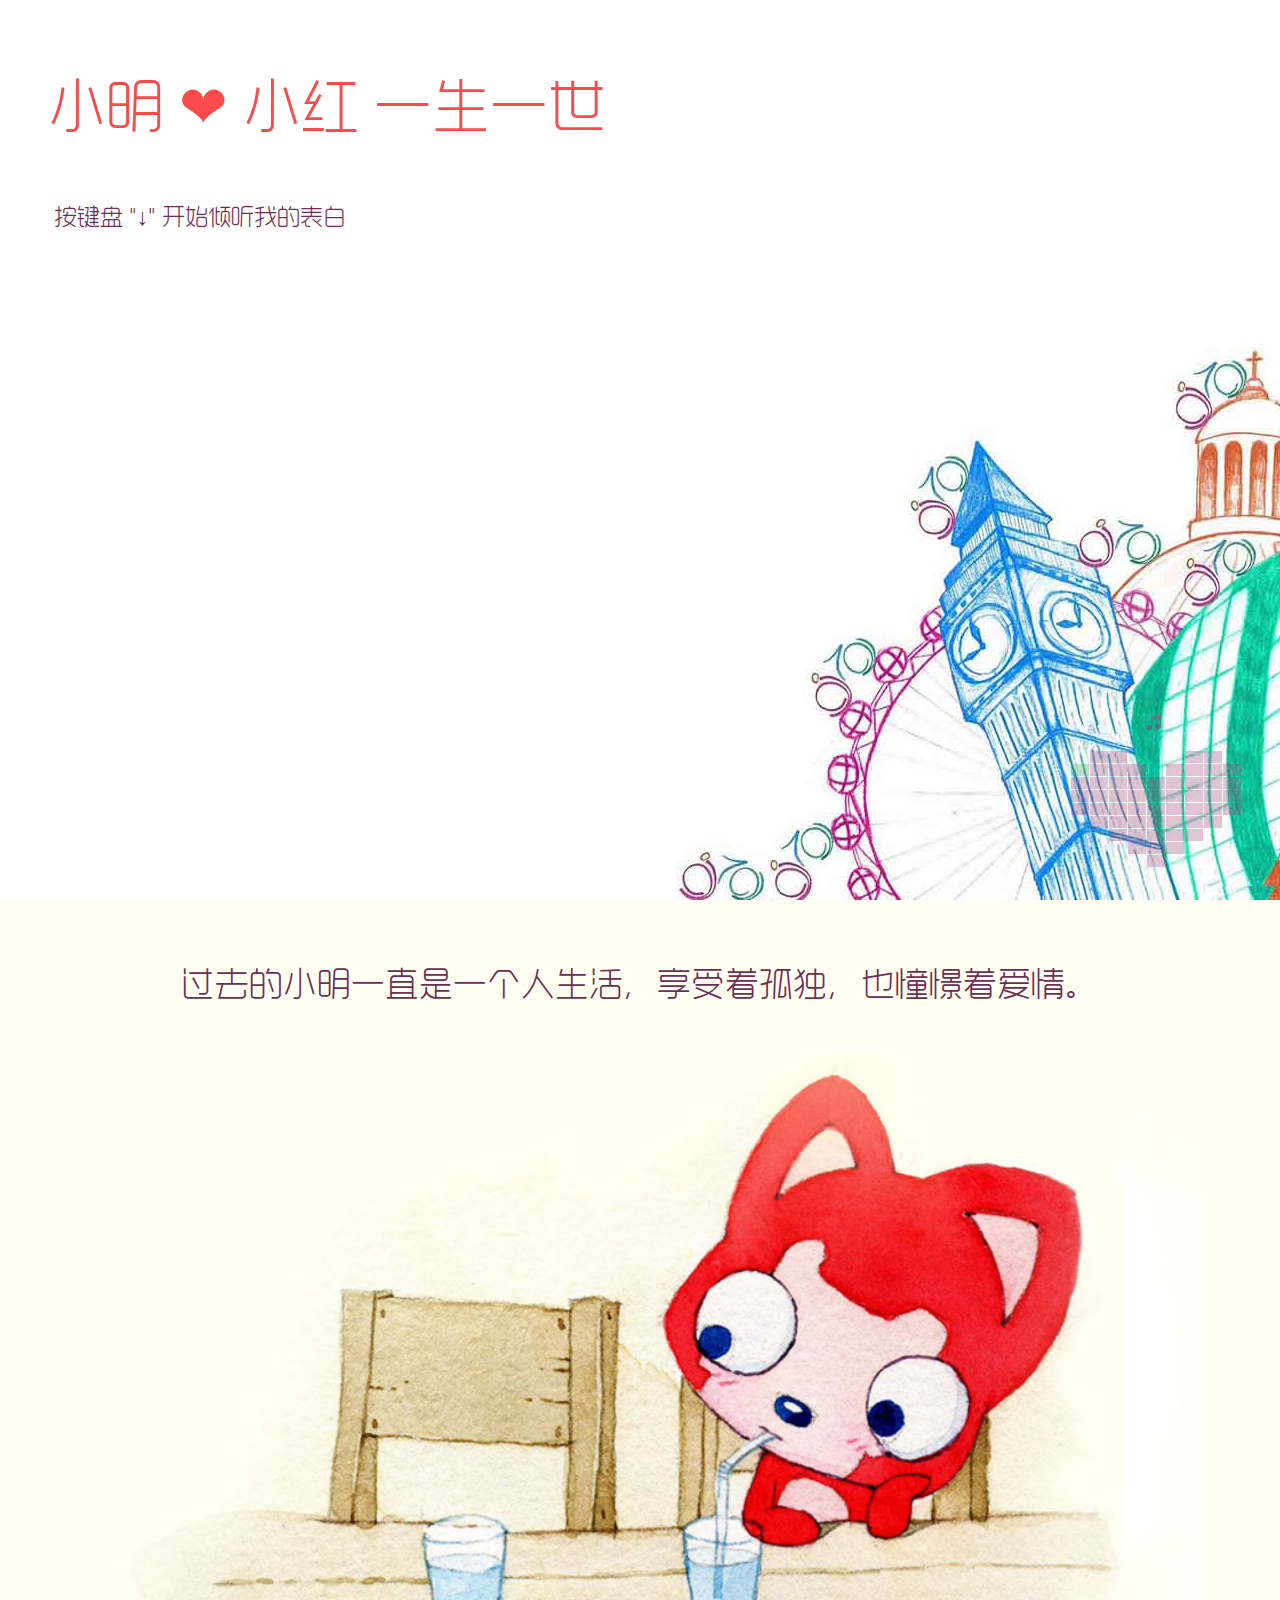
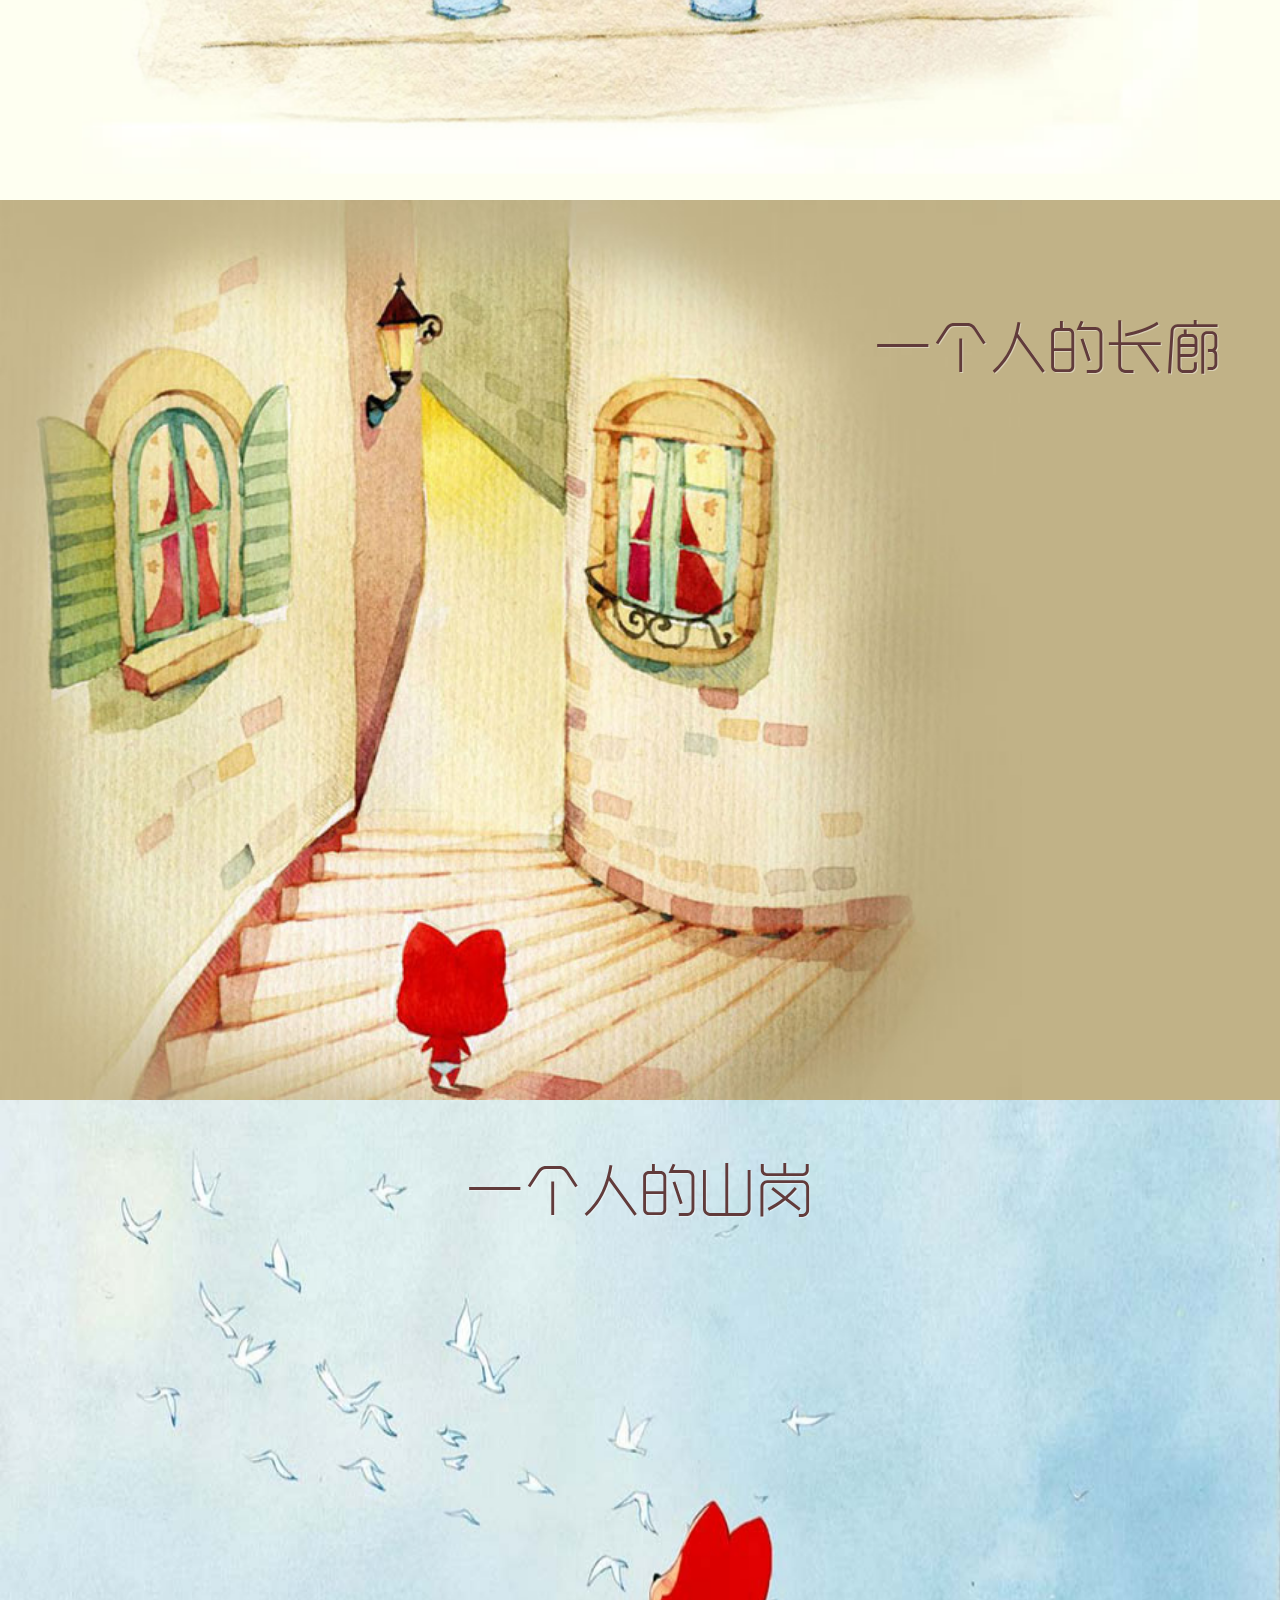
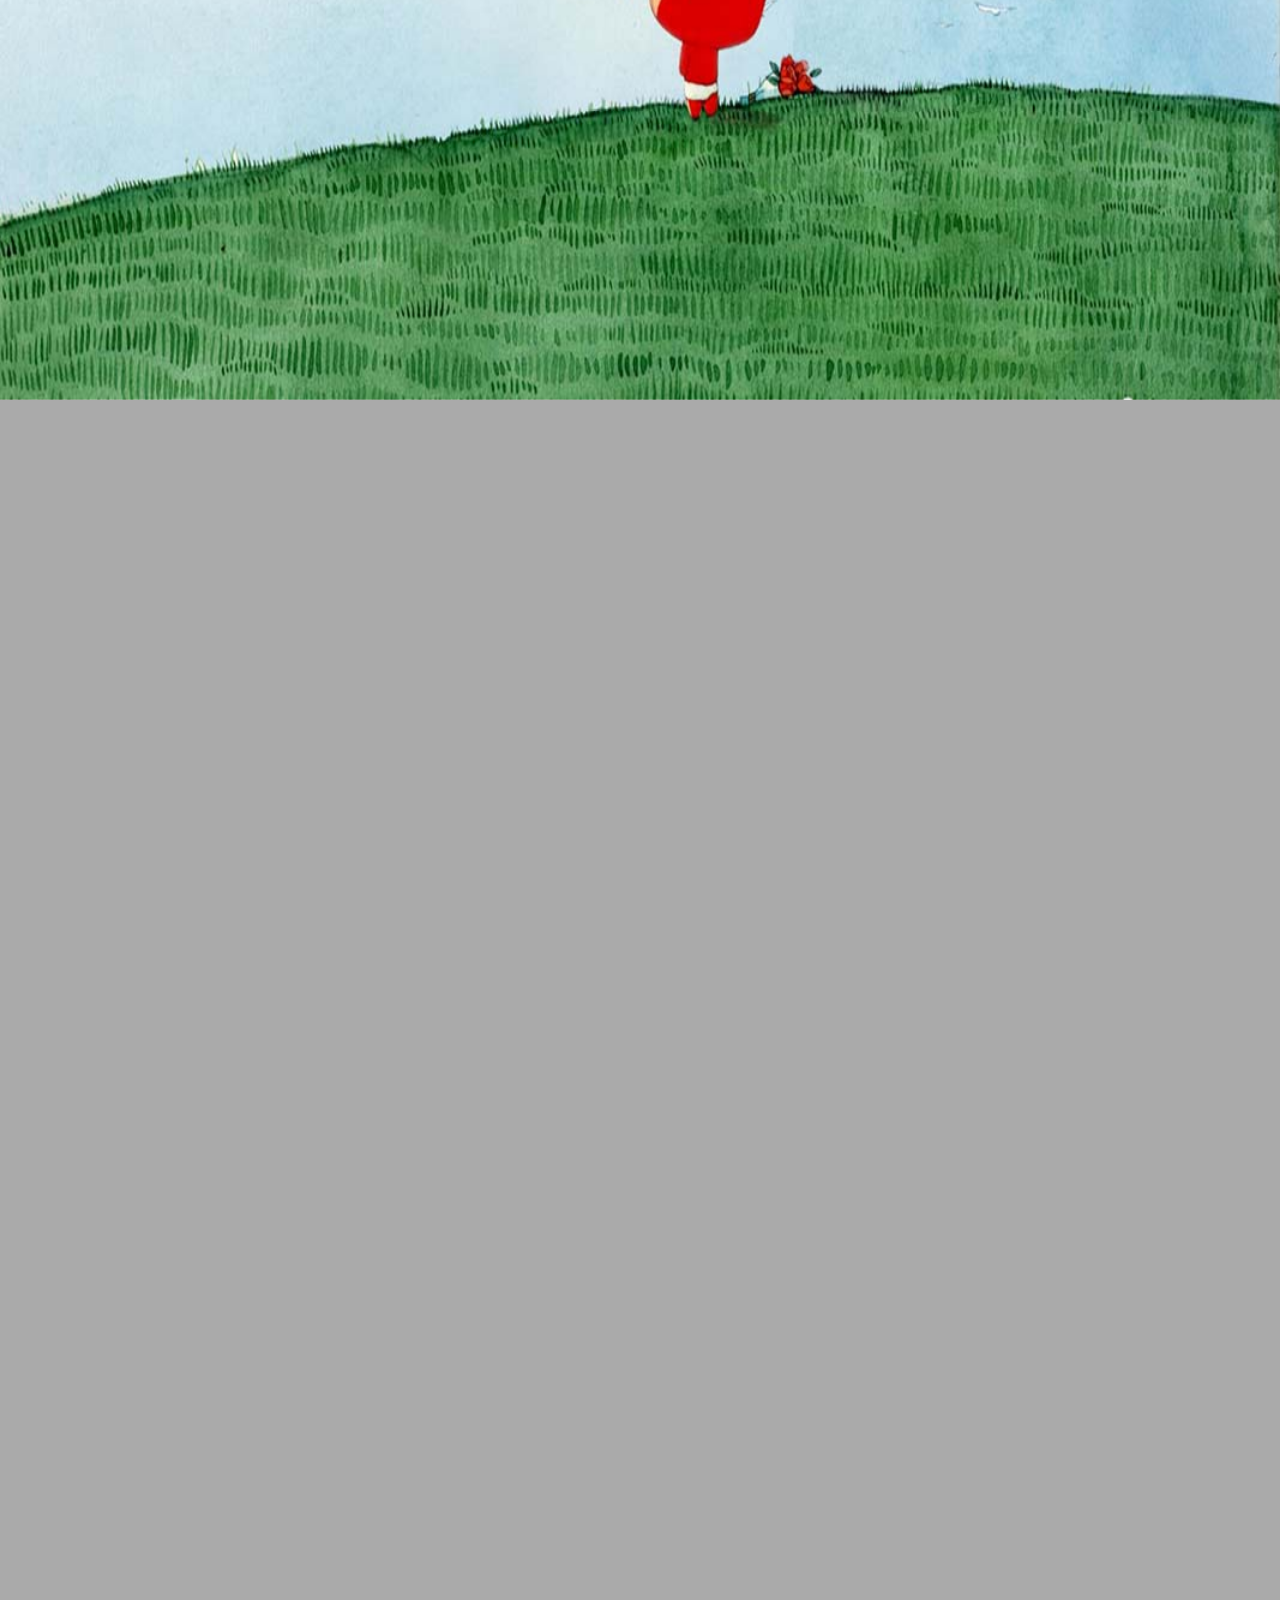
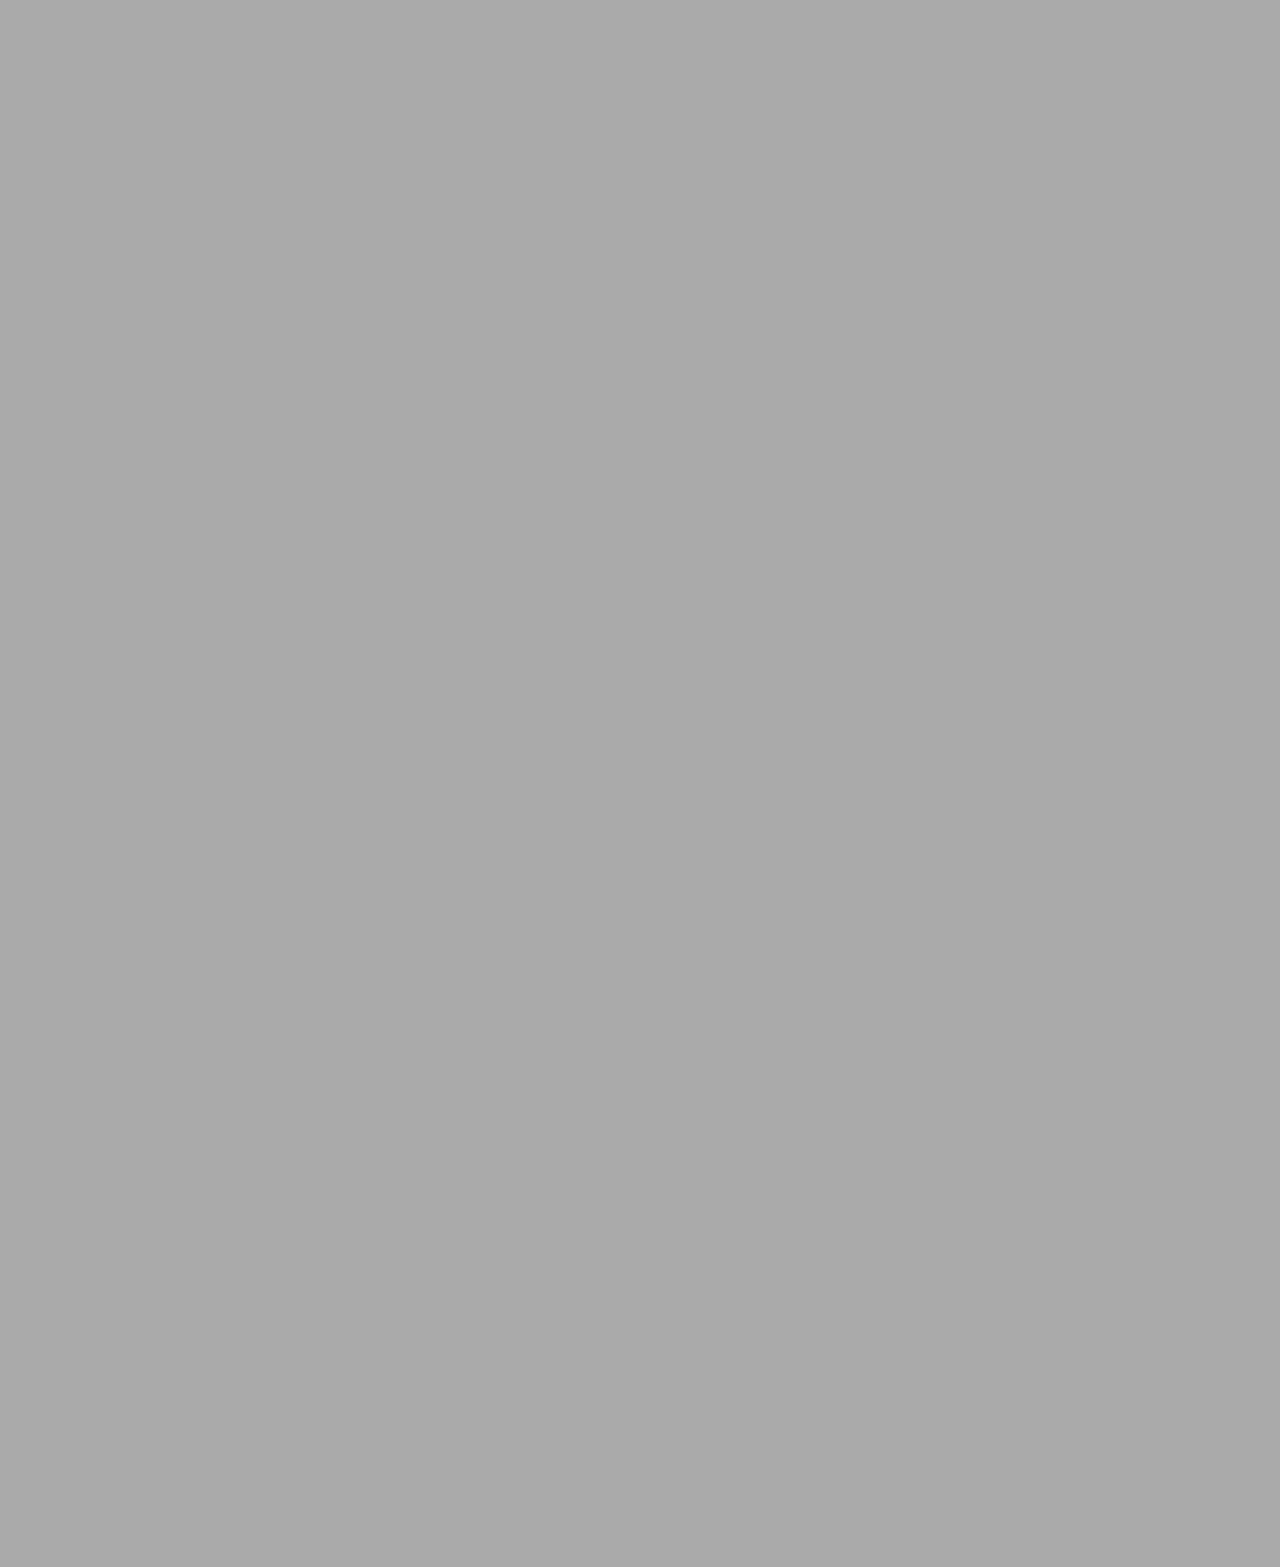
<file: index.htm>
﻿<html><!DOCTYPE HTML>
<!--[if IE 6]>
<html id="ie6" class="ie ie6 lt-ie9">
<![endif]-->
<!--[if IE 7]>
<html id="ie7" class="ie ie7 lt-ie9">
<![endif]-->
<!--[if IE 8]>
<html id="ie8" class="ie ie8 lt-ie9">
<![endif]-->
<!--[if gte IE 9]>
<html class="ie ie9">
<![endif]-->
<!--[if !(IE)]><!-->
<html>
<!--<![endif]-->
<head>
	<meta http-equiv='Pragma' content='no-cache' />
	<meta charset="UTF-8">
	<meta name="viewport" content="width=device-width, minimum-scale=1.0, maximum-scale=1.0, user-scalable=no">
	<meta name="author" content="这是一个小小的">
	<meta name="description" content="">
	<title>有时候，只是一个眼神</title>
	<link rel="stylesheet" href="all.min.css" >
</head>
<body>
	<div class="flowtime">
		<div class="ft-section section-1" data-id="section-1">
			<div id="/section-1/page-1" class="ft-page page-1" data-id="page-1">
				<p class="text1"><span id="text-75" contenteditable="true">小明</span> ❤ <span id="text-76" contenteditable="true">小红</span> <span id="text-77" contenteditable="true">一生一世</span></p>
				<p class="text2">按键盘 "↓" <span id="text-78" contenteditable="true">开始倾听我的表白</span></p>
			</div>
			<div id="/section-1/page-2" class="ft-page page-2" data-id="page-2">
				<p class="top-text" id="text-1" contenteditable="true">过去的小明一直是一个人生活，享受着孤独，也憧憬着爱情。</p>
				<img src="img/iali63.jpg" tppabs="img/iali63.jpg"  alt="过去的小明一直是一个人生活，享受着孤独，也憧憬着爱情。" />
			</div>
			<div id="/section-1/page-3" class="ft-page page-3 left-img" data-id="page-3">
				<h2 class="text" id="text-2" contenteditable="true">一个人的长廊</h2>
				<img src="img/iali35.jpg" tppabs="img/iali35.jpg"  alt="一个人的长廊"/>
			</div>
			<div id="/section-1/page-4" class="ft-page page-4 full-img" data-id="page-4">
				<h2 class="center-text" id="text-3" contenteditable="true">一个人的山岗</h2>
				<img src="img/iali6.jpg" tppabs="img/iali6.jpg"  alt="一个人的山岗" />
			</div>
		</div>
		<div class="ft-section section-2" data-id="section-2">
			<div id="/section-2/page-1" class="ft-page page-5 full-img" data-id="page-1">
				<h2 class="center-text" id="text-4" contenteditable="true">一个人的地铁</h2>
				<img src="img/iali19.jpg" tppabs="img/iali19.jpg"  alt="一个人的山岗" />
			</div>
			<div id="/section-2/page-2" class="ft-page page-6" data-id="page-2">
				<h2 class="center-text" id="text-5" contenteditable="true">一个人的游乐场</h2>
				<img src="img/iali29.jpg" tppabs="img/iali29.jpg" alt="一个人的游乐场"/>
			</div>
			<div id="/section-2/page-3" class="ft-page page-7" data-id="page-3">
				<h3 id="text-6" contenteditable="true">但他依然乐观，微笑着，等待着</h3>
				<img src="img/iali60.jpg" tppabs="img/iali60.jpg"  alt="但他依然乐观，微笑着，等待着"/>
			</div>
			<div id="/section-2/page-4" class="ft-page page-8 full-img" data-id="page-4">
				<h3 id="text-7" contenteditable="true">生活难免有风风雨雨</h3>
				<img src="img/iali51.jpg" tppabs="img/iali51.jpg" alt="生活难免有风风雨雨" />
			</div>
			<div id="/section-2/page-5" class="ft-page page-9" data-id="page-5">
				<h3 id="text-8" contenteditable="true">他总是能够轻松的应对</h3>
				<img src="img/iali5.jpg" tppabs="img/iali5.jpg" />
			</div>
			<div id="/section-2/page-6" class="ft-page page-10" data-id="page-6">
				<h3 id="text-9" contenteditable="true">并且面带阳光、自信的笑容</h3>
				<img src="img/iali22.jpg" tppabs="img/iali22.jpg" />
			</div>
		</div>
		<div class="ft-section section-3" data-id="section-3">
			<div id="/section-3/page-1" class="ft-page page-11 full-img" data-id="page-1">
				<h3 id="text-10" contenteditable="true">生活也不会总是一帆风顺</h3>
				<img src="img/iali24.jpg" tppabs="img/iali24.jpg"  />
			</div>
			<div id="/section-3/page-2" class="ft-page page-12" data-id="page-2">
				<h3><span id="text-11" contenteditable="true">但他每次都能勇敢的面对</span><br /><span id="text-12" contenteditable="true">随时准备接受生活的挑战</span></h3>
				<img src="img/iali25.jpg" tppabs="img/iali25.jpg" />
			</div>
			<div id="/section-3/page-3" class="ft-page page-13" data-id="page-3">
				<img src="img/iali64.jpg" tppabs="img/iali64.jpg" alt='可是小明的爱情又在哪里呢？' />
				<h3 id="text-13" contenteditable="true">可是小明的爱情又在哪里呢？</h3>
			</div>
			<div id="/section-3/page-4" class="ft-page page-14 left-img" data-id="page-4">
				<h3 id="text-14" contenteditable="true">在镜子里面吗？他不敢相信</h3>
				<img src="img/iali46.jpg" tppabs="img/iali46.jpg" />
			</div>
			<div id="/section-3/page-5" class="ft-page page-15 left-img" data-id="page-5">
				<h3><span id="text-15" contenteditable="true">他去问大树，我的爱情在哪里？</span><br /><span id="text-16" contenteditable="true">大树告诉他，也许就在不远的地方</span></h3>
				<img src="img/iali45.jpg" tppabs="img/iali45.jpg" />
			</div>
			<div id="/section-3/page-6" class="ft-page page-16 left-img" data-id="page-6">
				<h3><span id="text-17" contenteditable="true">于是，小明一个人继续向前走</span><br /><span id="text-18" contenteditable="true">走在茫茫的雪地上</span></h3>
				<img src="img/iali66.jpg" tppabs="img/iali66.jpg" />
			</div>
			<div id="/section-3/page-7" class="ft-page page-17 top-text" data-id="page-7">
				<h3 id="text-19" contenteditable="true">直到有一天小明与小红相遇了</h3>
				<img src="img/iali16.jpg" tppabs="img/iali16.jpg" />
			</div>
		</div>
		<div class="ft-section section-4" data-id="section-4">
			<div id="/section-4/page-1" class="ft-page page-18 full-img" data-id="page-1">
				<p class="text" id="text-20" contenteditable="true">小明喜欢小红，因为小红的出现，小明脸上有了更加灿烂的笑容</p>
				<img src="img/iali11.jpg" tppabs="img/iali11.jpg"  />
			</div>
			<div id="/section-4/page-2" class="ft-page page-19" data-id="page-2">
				<h3 id="text-21" contenteditable="true">可是小红会喜欢小明吗？</h3>
				<img src="img/iali75.jpg" tppabs="img/iali75.jpg" />
			</div>
			<div id="/section-4/page-3" class="ft-page page-20" data-id="page-3">
				<img src="img/iali59.png" tppabs="img/iali59.png" />
				<h3 id="text-22" contenteditable="true">终于有一天，小明鼓起了勇气</h3>
				<img src="img/iali9.jpg" tppabs="img/iali9.jpg" />
			</div>
			<div id="/section-4/page-4" class="ft-page page-21" data-id="page-4">
				<h3 id="text-23" contenteditable="true">小明好高兴</h3>
				<img src="img/iali59.png" tppabs="img/iali59.png" />
			</div>
			<div id="/section-4/page-5" class="ft-page page-22 left-img" data-id="page-5">
				<h3 id="text-24" contenteditable="true">每天小明都会去找小红</h3>
				<img src="img/iali4.jpg" tppabs="img/iali4.jpg" />
			</div>
			<div id="/section-4/page-6" class="ft-page page-23 left-img" data-id="page-6">
				<h3 id="text-25" contenteditable="true">然后两个人一起出去玩</h3>
				<img src="img/iali44.jpg" tppabs="img/iali44.jpg" />
			</div>
			<div id="/section-4/page-7" class="ft-page page-24 full-img" data-id="page-7">	
				<h3 id="text-26" contenteditable="true">晚上小明会把小红送回家</h3>
				<img src="img/iali32.jpg" tppabs="img/iali32.jpg" />
			</div>
		</div>
		<div class="ft-section section-5" data-id="section-5">
			<div id="/section-5/page-1" class="ft-page page-25 left-img" data-id="page-1">
				<h3><span id="text-27" contenteditable="true">直到很晚</span><br /><span id="text-28" contenteditable="true">小明才会一个人回家</span></h3>
				<img src="img/iali37.jpg" tppabs="img/iali37.jpg" />
			</div>
			<div id="/section-5/page-2" class="ft-page page-26 top-text" data-id="page-2">
				<h3 id="text-29" contenteditable="true">然后高兴地进入梦乡，希望梦到小红</h3>
				<img src="img/iali10.gif" tppabs="img/iali10.gif" />
			</div>
			<div id="/section-5/page-3" class="ft-page page-27" data-id="page-3">
				<h3 id="text-30" contenteditable="true">小明很快就成为了小红的逛街助手</h3>
				<img src="img/iali67.jpg" tppabs="img/iali67.jpg"  />
			</div>
			<div id="/section-5/page-4" class="ft-page page-28" data-id="page-4">
				<h3 id="text-31" contenteditable="true">小明和小红一起去了好多地方玩</h3>
				<img src="img/iali40.jpg" tppabs="img/iali40.jpg" />
			</div>
			<div id="/section-5/page-5" class="ft-page page-29" data-id="page-5">
				<h3 id="text-32" contenteditable="true">小明也和小红一样成为了一个吃货</h3>
				<img src="img/iali12.jpg" tppabs="img/iali12.jpg" />
			</div>
			<div id="/section-5/page-6" class="ft-page page-30" data-id="page-6">
				<h3 id="text-33" contenteditable="true">后来，他们搬到了一起</h3>
				<img src="img/iali76.gif" tppabs="img/iali76.gif" />
			</div>
			<div id="/section-5/page-7" class="ft-page page-31" data-id="page-7">
				<h3 id="text-34" contenteditable="true">于是小明开始学习新的技能</h3>
				<img src="img/iali77.jpg" tppabs="img/iali77.jpg" />
			</div>
		</div>
		<div class="ft-section section-6" data-id="section-6">
			<div id="/section-6/page-1" class="ft-page page-32" data-id="page-1">
				<h3 id="text-35" contenteditable="true">煮饭</h3>
				<img src="img/iali62.jpg" tppabs="img/iali62.jpg"  />
			</div>
			<div id="/section-6/page-2" class="ft-page page-33 top-text" data-id="page-2">
				<h3 id="text-36" contenteditable="true">每天早上，他们吃着自己做的美食</h3>
				<img src="img/iali3.jpg" tppabs="img/iali3.jpg" />
			</div>
			<div id="/section-6/page-3" class="ft-page page-34 left-img" data-id="page-3">
				<h3 id="text-37" contenteditable="true">然后在同一个站台，高高兴兴的一起上班</h3>
			</div>
			<div id="/section-6/page-4" class="ft-page page-35" data-id="page-4">
				<h3><span id="text-38" contenteditable="true">小明感觉自己好幸福。</span><br /><span id="text-39" contenteditable="true">因为自己有了家</span><br /><span id="text-40" contenteditable="true">那个有小红在的地方</span></h3>
				<img src="img/iali8.gif" tppabs="img/iali8.gif" />
			</div>
			<div id="/section-6/page-5" class="ft-page page-36 full-img" data-id="page-5">
				<h3 id="text-41" contenteditable="true">他们偶尔也会吵架</h3>
				<img src="img/iali31.jpg" tppabs="img/iali31.jpg" />
			</div>
			<div id="/section-6/page-6" class="ft-page page-37 left-img" data-id="page-6">
				<h3 id="text-42" contenteditable="true">小明不想这样</h3>
				<img src="img/iali49.jpg" tppabs="img/iali49.jpg" />
			</div>
			<div id="/section-6/page-7" class="ft-page page-38 bottom-text" data-id="page-7">
				<img src="img/iali21.jpg" tppabs="img/iali21.jpg" />
				<h3 id="text-43" contenteditable="true">一定是我有什么做的不对，小明在想</h3>
			</div>
		</div>
		<div class="ft-section section-7" data-id="section-7">
			<div id="/section-7/page-1" class="ft-page page-39 left-img" data-id="page-1">
				<h3 id="text-44" contenteditable="true">如果没有小红在身边，窗外就没有风景</h3>
				<img src="img/iali2.jpg" tppabs="img/iali2.jpg" />
			</div>
			<div id="/section-7/page-2" class="ft-page page-40" data-id="page-2">
				<h3 id="text-45" contenteditable="true">如果没有小红在身后</h3>
				<img src="img/iali14.jpg" tppabs="img/iali14.jpg"  />
			</div>
			<div id="/section-7/page-3" class="ft-page page-41" data-id="page-3">
				<img src="img/iali30_1.jpg" tppabs="img/iali30_1.jpg" class='img1'/>
				<img src="img/iali30_2.jpg" tppabs="img/iali30_2.jpg" class='img2'/>
				<h3 id="text-46" contenteditable="true"> 小明又怎会飞的更高更远</h3>
			</div>
			<div id="/section-7/page-4" class="ft-page page-42" data-id="page-4">
				<h3><span id="text-47" contenteditable="true">小明不想这样。他要为小红改变自己</span><br /><span id="text-48" contenteditable="true">小红说她喜欢狮子座的人，于是小明许下愿望</span></h3>
				<img src="img/iali69.jpg" tppabs="img/iali69.jpg"  />
			</div>
			<div id="/section-7/page-5" class="ft-page page-43" data-id="page-5">
				<img src="img/iali42.jpg" tppabs="img/iali42.jpg" />
				<h3 id="text-49" contenteditable="true">我愿为你变成狮子座</h3>
			</div>
			<div id="/section-7/page-6" class="ft-page page-44 left-img" data-id="page-6">
				<h3><span id="text-50" contenteditable="true">爱情就像花草一样</span><br /><span id="text-51" contenteditable="true">需要用包容来浇灌</span></h3>
				<img src="img/iali0.jpg" tppabs="img/iali0.jpg" />
			</div>
			<div id="/section-7/page-7" class="ft-page page-45 left-img" data-id="page-7">
				<h3><span id="text-52" contenteditable="true">再到后来，小红要过生日了</span><br /><span id="text-53" contenteditable="true">小明开始为小红准备礼物</span></h3>
				<img src="img/iali18.jpg" tppabs="img/iali18.jpg" />
			</div>
		</div>
		<div class="ft-section section-8" data-id="section-8">
			<div id="/section-8/page-1" class="ft-page page-46" data-id="page-1">
				<img src="img/iali57.gif" tppabs="img/iali57.gif" />
				<h3>
					<span id="text-54" contenteditable="true">看着礼物一件件准备好了</span>
					<span id="text-55" contenteditable="true">小明好开心</span>
					<span id="text-56" contenteditable="true">因为他想象着小红收到礼物时</span>
					<span id="text-57" contenteditable="true">开心的样子</span>
				</h3>
			</div>
			<div id="/section-8/page-2" class="ft-page page-47 top-text" data-id="page-2">
				<img src="img/iali58.jpg" tppabs="img/iali58.jpg" />
				<h3>
					<span id="text-58" contenteditable="true">想想后面还有一辈子</span>
					<span id="text-59" contenteditable="true">小明好开心</span>
					<span id="text-60" contenteditable="true">因为可以和小红</span>
					<span id="text-61" contenteditable="true">去全世界好多地方玩</span></h3>
				
			</div>
			<div id="/section-8/page-3" class="ft-page page-48 left-img" data-id="page-3">
				<p><span id="text-62" contenteditable="true">小明也会继续努力</span><br /><span id="text-63" contenteditable="true">为了他和小红的梦之城堡</span></p>
				<img src="img/iali65.jpg" tppabs="img/iali65.jpg"  />
			</div>
			<div id="/section-8/page-4" class="ft-page page-49 full-img" data-id="page-4">
			<img src="img/iali71.jpg" tppabs="img/iali71.jpg" />
				<p class="text">
					<span class='text' id="text-64" contenteditable="true">小明很幸福，因为他找到了小红。他相信后面的每天都会是快乐的</span><br />
					<span class='text' id="text-65" contenteditable="true">简简单单，体会着与小红在一起的每一个刻</span>
				</p>
			</div>
			<div id="/section-8/page-5" class="ft-page page-50" data-id="page-5">
				<p class='text' id="text-66" contenteditable="true">后来的一天，小红说她不敢坐山车了，于是小明就带她到别的地方玩。这只是他们幸福生活中的一件小事，小到无法引起别人的注意。可这是属于小明和小红的幸福生活。</p>
				<img src="img/iali50_1.jpg" tppabs="img/iali50_1.jpg" class='img1' />
				<img src="img/iali50_2.jpg" tppabs="img/iali50_2.jpg" class='img2' />
			</div>
			<div id="/section-8/page-6" class="ft-page page-51" data-id="page-6">
				<p>
					<span id="text-67" contenteditable="true">小红：永远有多远？</span><br />
					<span id="text-68" contenteditable="true">小明：比时间多一秒就是永远，我会永远爱你</span><br />
					<span id="text-69" contenteditable="true">小红：世界有多大？</span><br />
					<span id="text-70" contenteditable="true">小明：你走到哪里，世界就有多大</span>
					</p>
			</div>
		</div>
		<div class="ft-section section-9" data-id="section-9">
			<div id="/section-9/page-1" class="ft-page page-52 full-img" data-id="page-1">
				<h3 id="text-71" contenteditable="true">愿得一人心，白首不相离</h3>
				<img src="img/iali20.jpg" tppabs="img/iali20.jpg"  />
			</div>
			<div id="/section-9/page-2" class="ft-page page-53" data-id="page-2">
				<img src="img/iali68.jpg" tppabs="img/iali68.jpg" alt='happy birthday' />
				<h3 id="text-72" contenteditable="true">xxx情人节快乐</h3>
			</div>
			<div id="/section-9/page-3" class="ft-page page-54 center-img" data-id="page-3" >
				<div class="center-img">I love you</div>
			</div>
			<div id="/section-9/page-4" class="ft-page page-55 right-img" data-id="page-4">
				<img src="img/14915.jpg" tppabs="img/14915.jpg" />
				<p class="text">
					<span id="text-73" contenteditable="true">小明和小红的故事会一直继续下去。</span><br />
					<span id="text-74" contenteditable="true">无论精彩、平淡都会是他们喜欢的。</span><br />
					<br />
					<br />
					<span> -- 按“Esc"键有惊喜</span>
				</p>				
			</div>
		</div>
	</div>
	<div class="nojavascript">您的浏览器禁用了javascript，无法正常浏览本页面</div>
	

	<audio id="bgmMusic" src="lovebgm.mp3" autoplay="autoplay" loop="loop" preload="auto" type="audio/mp3"></audio>

	
	<script src="jquery.min.js" tppabs="http://libs.baidu.com/jquery/1.8.3/jquery.min.js"></script>
	<script src="all.min.js" ></script>
	<script src="love.min.js" ></script>
	<div class="mPower"><span id="on" title="点击暂停" style=""></span><span id="off" title="点击播放"  style=""></span></div>

	
</body>
</html>
</file>
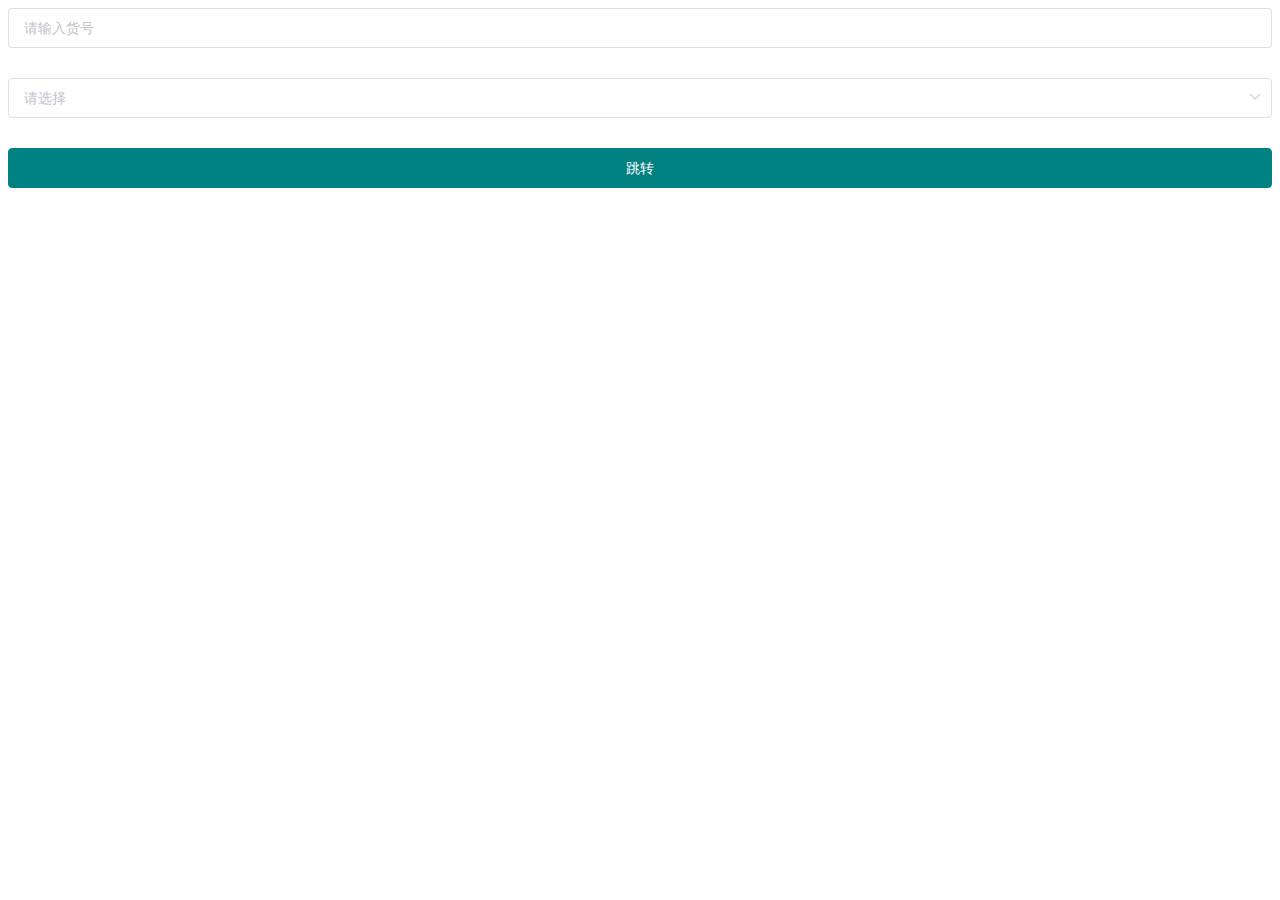
<file: index.html>
<!DOCTYPE html><html lang=en><head><meta charset=utf-8><meta http-equiv=X-UA-Compatible content="IE=edge"><meta name=viewport content="width=device-width,initial-scale=1"><title>snkrsssssss</title><link href=static/js/about.b7f5f2be.js rel=prefetch><link href=static/css/app.9279795a.css rel=preload as=style><link href=static/js/app.6e437333.js rel=preload as=script><link href=static/js/chunk-vendors.99c0adad.js rel=preload as=script><link href=static/css/app.9279795a.css rel=stylesheet></head><body><noscript><strong>We're sorry but test doesn't work properly without JavaScript enabled. Please enable it to continue.</strong></noscript><div id=app></div><script src=static/js/chunk-vendors.99c0adad.js></script><script src=static/js/app.6e437333.js></script></body></html>
</file>
<file: all.min.css>
html,body,div,span,applet,object,iframe,h1,h2,h3,h4,h5,h6,p,blockquote,pre,a,abbr,acronym,address,big,cite,code,del,dfn,em,img,ins,kbd,q,s,samp,small,strike,strong,sub,sup,tt,var,b,u,i,center,dl,dt,dd,ol,ul,li,fieldset,form,label,legend,table,caption,tbody,tfoot,thead,tr,th,td,article,aside,canvas,details,embed,figure,figcaption,footer,header,hgroup,menu,nav,output,ruby,section,summary,time,mark,audio,video {
	margin:0;
	padding:0;
	border:0;
	font-size:100%;
	font:inherit;
	vertical-align:baseline
}
article,aside,details,figcaption,figure,footer,header,hgroup,menu,nav,section {
	display:block
}
body {
	line-height:1
}
strong,b {
	font-weight:bold
}
ol,ul {
	list-style:none
}
blockquote,q {
	quotes:none
}
blockquote:before,blockquote:after,q:before,q:after {
	content:'';
	content:none
}
table {
	border-collapse:collapse;
	border-spacing:0
}
html,body {
	width:100%;
	height:100%;
	-webkit-text-size-adjust:none
}
body {
	white-space:nowrap
}
.nojavascript {
	position:fixed;
	top:0;
	width:100%;
	text-align:center;
	font-size:3em;
}
.flowtime {
	font-size:0;
	width:100%;
	height:100%;
	-o-transform-origin:0 0;
	-ms-transform-origin:0 0;
	-moz-transform-origin:0 0;
	-webkit-transform-origin:0 0;
	transform-origin:0 0;
	-o-transform:translateZ(0);
	-ms-transform:translateZ(0);
	-moz-transform:translateZ(0);
	-webkit-transform:translateZ(0);
	transform:translateZ(0);
	-o-backface-visibility:hidden;
	-ms-backface-visibility:hidden;
	-moz-backface-visibility:hidden;
	-webkit-backface-visibility:hidden;
	backface-visibility:hidden;
	-o-transition:-o-transform .5s cubic-bezier(.77,.10,.22,1);
	-moz-transition:-moz-transform .5s cubic-bezier(.77,.10,.22,1);
	-webkit-transition:-webkit-transform .5s cubic-bezier(.77,.10,.22,1);
	transition:transform .5s cubic-bezier(.77,.10,.22,1)
}
.flowtime.no-transition {
	-o-transition:-o-transform 0s;
	-moz-transition:-moz-transform 0s;
	-webkit-transition:-webkit-transform 0s;
	transition:transform 0s
}
.ft-section {
	width:100%;
	height:100%;
	position:relative;
	-o-transform:translateZ(0);
	-ms-transform:translateZ(0);
	-moz-transform:translateZ(0);
	-webkit-transform:translateZ(0);
	transform:translateZ(0)
}
.ft-section,.ft-section-thumb {
	font-size:16px;
	font-size:1rem;
	white-space:normal;
	display:inline-block;
	vertical-align:top
}
.ft-page {
	-moz-box-sizing:border-box;
	-webkit-box-sizing:border-box;
	box-sizing:border-box;
	width:100%;
	height:100%;
	position:relative;
	z-index:auto;
	-o-transform:translateZ(0);
	-ms-transform:translateZ(0);
	-moz-transform:translateZ(0);
	-webkit-transform:translateZ(0);
	transform:translateZ(0)
}
.ft-page.actual {
	z-index:100
}
.ft-overview .ft-page {
	cursor:pointer;
	-o-transition:all .5s cubic-bezier(.77,.10,.22,1);
	-moz-transition:all .5s cubic-bezier(.77,.10,.22,1);
	-webkit-transition:all .5s cubic-bezier(.77,.10,.22,1);
	transition:all .5s cubic-bezier(.77,.10,.22,1);
	-o-transform:scale(0.95);
	-ms-transform:scale(0.95);
	-moz-transform:scale(0.95);
	-webkit-transform:scale(0.95);
	transform:scale(0.95);
	-o-transform-origin:50% 50%;
	-ms-transform-origin:50% 50%;
	-moz-transform-origin:50% 50%;
	-webkit-transform-origin:50% 50%;
	transform-origin:50% 50%
}
.ft-overview .ft-page * {
	pointer-events:none
}
.ft-absolute-nav {
	overflow:hidden
}
.ft-absolute-nav .flowtime {
	position:absolute
}
.ft-fragment {
	opacity:0;
	-o-transition:all .3s cubic-bezier(.77,.10,.22,1);
	-moz-transition:all .3s cubic-bezier(.77,.10,.22,1);
	-webkit-transition:all .3s cubic-bezier(.77,.10,.22,1);
	transition:all .3s cubic-bezier(.77,.10,.22,1);
	-o-transform:translateZ(0);
	-ms-transform:translateZ(0);
	-moz-transform:translateZ(0);
	-webkit-transform:translateZ(0);
	transform:translateZ(0)
}
.ft-fragment.revealed.step {
	opacity:.3
}
.ft-fragment.revealed.shy {
	opacity:0
}
.ft-fragment.revealed,.ft-fragment.revealed-temp,.ft-fragment.revealed.actual {
	opacity:1
}
.ft-default-progress {
	position:fixed;
	bottom:16px;
	bottom:1rem;
	right:16px;
	right:1rem;
	z-index:1000;
	opacity:.3;
	-o-transition:all .5s cubic-bezier(.77,.10,.22,1);
	-moz-transition:all .5s cubic-bezier(.77,.10,.22,1);
	-webkit-transition:all .5s cubic-bezier(.77,.10,.22,1);
	transition:all .5s cubic-bezier(.77,.10,.22,1)
}
.ft-default-progress:hover {
	opacity:1
}
.ft-overview .ft-default-progress {
	opacity:0;
	pointer-events:none
}
.ft-page-thumb {
	-moz-box-sizing:border-box;
	-webkit-box-sizing:border-box;
	box-sizing:border-box;
	width:18px;
	height:12px;
	margin-right:1px;
	margin-bottom:1px;
	background-color:rgba(0,0,0,0.7);
	cursor:pointer;
	-o-transition:all .3s cubic-bezier(.77,.10,.22,1);
	-moz-transition:all .3s cubic-bezier(.77,.10,.22,1);
	-webkit-transition:all .3s cubic-bezier(.77,.10,.22,1);
	transition:all .3s cubic-bezier(.77,.10,.22,1)
}
.ft-page-thumb:hover {
	background-color:rgba(255,255,255,0.7)
}
.ft-page-thumb.actual {
	background-color:rgba(255,255,255,0.5);
	border:1px solid #fff
}
img {
	-o-transform:translate3d(0,0,0);
	-ms-transform:translate3d(0,0,0);
	-moz-transform:translate3d(0,0,0);
	-webkit-transform:translate3d(0,0,0);
	transform:translate3d(0,0,0);
	-o-backface-visibility:hidden;
	-ms-backface-visibility:hidden;
	-moz-backface-visibility:hidden;
	-webkit-backface-visibility:hidden;
	backface-visibility:hidden
}
.parallax {
	position:relative;
	-o-transition:all .5s cubic-bezier(.50,.10,.50,1);
	-moz-transition:all .5s cubic-bezier(.50,.10,.50,1);
	-webkit-transition:all .5s cubic-bezier(.50,.10,.50,1);
	transition:all .5s cubic-bezier(.50,.10,.50,1)
}
.ft-overview .parallax {
	-o-transform:translate3d(0,0,0)!important;
	-ms-transform:translate3d(0,0,0)!important;
	-moz-transform:translate3d(0,0,0)!important;
	-webkit-transform:translate3d(0,0,0)!important;
	transform:translate3d(0,0,0)!important
}
@font-face {
	font-family:'RuiHeiXiTi';
	src:url('fonts/RuiHeiXiTi.otf') format('truetype');
	font-weight:bold;
	font-style:normal
}
html {
	font-size:100%;
	line-height:1.5rem;
	background-color:#aaa;
	color:#6e2d52;
	text-shadow:1px 1px 0 rgba(255,255,255,0.4)
}
body,button {
	font-family:"RuiHeiXiTi",sans-serif
}
.navigation,.credits,.switches {
	display:none
}
.ft-page {
	padding:1em;
	background-color:#fed1ea;
	text-align:center
}
.flowtime h1,.flowtime h2,.flowtime h3,.flowtime h4,.flowtime h5,.flowtime h6,.flowtime p,.flowtime ul,.flowtime ol,.flowtime dl,.flowtime li,.flowtime dt,.flowtime dd {
	display:block;
	-o-transition:all .3s cubic-bezier(.77,.10,.22,1);
	-moz-transition:all .3s cubic-bezier(.77,.10,.22,1);
	-webkit-transition:all .3s cubic-bezier(.77,.10,.22,1);
	transition:all .3s cubic-bezier(.77,.10,.22,1)
}
.flowtime h1,.flowtime h2,.flowtime h3,.flowtime h4,.flowtime h5,.flowtime h6 {
	font-weight:bold;
	color:#613b3b;
	padding-top:1em
}
.flowtime h1 {
	font-size:4rem;
	line-height:4.3rem
}
.flowtime h2 {
	font-size:3rem;
	line-height:3.3rem
}
.flowtime h3 {
	font-size:2.5rem;
	line-height:3rem
}
.flowtime h4,.flowtime h5,.flowtime h6 {
	font-size:1.75rem;
	line-height:2rem
}
.flowtime p {
	font-size:1.75rem;
	line-height:2rem;
	margin:2rem 0
}
.flowtime ul,.flowtime ol,.flowtime dl {
	font-size:1.75rem;
	line-height:2rem;
	margin:2rem 0
}
.flowtime ul,.flowtime ol,.flowtime dl {
	margin:0 2rem
}
.flowtime li,.flowtime dd {
	line-height:1.75rem;
	margin-bottom:1rem;
	position:relative
}
.flowtime dt {
	position:relative
}
.flowtime ul li:before,.flowtime dl dt:before {
	content:"\2022";
	text-align:right;
	color:#fd0;
	margin-right:.5rem;
	display:inline-block;
	position:absolute;
	left:-1rem
}
.flowtime ol {
	counter-reset:list
}
.flowtime ol li:before {
	content:counter(list) ".";
	counter-increment:list;
	font-size:.75em;
	color:#fd0;
	margin-right:.5rem;
	display:inline-block;
	position:relative;
	top:-0.075em
}
.flowtime dl dd {
	font-size:.8em;
	margin-left:1rem
}
.flowtime small {
	font-size:.6em;
	vertical-align:middle
}
.flowtime pre,.flowtime code {
	font-family:monospace;
	margin:1rem 0
}
.flowtime strong {
	font-weight:bold;
	color:#fd0;
	text-shadow:1px 2px 0 #000,1px -1px 0 rgba(0,0,0,0.3),-1px -1px 0 rgba(0,0,0,0.3),-1px 1px 0 rgba(0,0,0,0.3)
}
.flowtime q {
	quotes:"“" "”"
}
.flowtime q:before {
	content:open-quote
}
.flowtime q:after {
	content:close-quote
}
.flowtime blockquote {
	font-size:1.5rem;
	margin:1.5rem 2rem;
	padding:1rem;
	background-color:rgba(0,0,0,0.3);
	border-left:.5rem solid rgba(255,255,255,0.5);
	border-radius:.5rem
}
.flowtime q,.flowtime cite,.flowtime blockquote {
	font-style:italic
}
.flowtime .small {
	font-size:.6em
}
.flowtime .attention {
	color:red;
	text-shadow:1px 2px 0 #000,1px -1px 0 rgba(0,0,0,0.3),-1px -1px 0 rgba(0,0,0,0.3),-1px 1px 0 rgba(0,0,0,0.3)
}
.flowtime sup {
	font-size:.7em;
	position:relative;
	top:-0.5em
}
.flowtime a,.flowtime a:link,.flowtime a:visited,.flowtime a:active,.flowtime a:focus {
	color:#666;
	text-decoration:none
}
.flowtime a:hover {
	color:#666;
	text-decoration:underline
}
.flowtime a:hover img,.flowtime a:active img,.flowtime a:focus img {
	-webkit-box-shadow:1px 2px 10px 5px rgba(0,0,0,0.5);
	box-shadow:1px 2px 10px 5px rgba(0,0,0,0.5)
}
.flowtime .stack {
	width:100%;
	height:100%;
	margin:1rem 0;
	position:relative
}
.flowtime .stacked {
	width:100%;
	position:absolute;
	top:0;
	left:0
}
.flowtime img {
	max-width:100%;
	max-height:100%;
	display:block;
	margin:0 auto
}
.flowtime .stack-center {
	text-align:center;
	white-space:nowrap;
	position:absolute;
	top:2rem;
	right:2rem;
	bottom:2rem;
	left:2rem
}
.flowtime .stack-center:before {
	content:"";
	height:100%;
	display:inline-block;
	vertical-align:middle
}
.flowtime .stack-center .stacked-center {
	white-space:normal;
	max-width:100%;
	max-height:100%;
	display:inline-block;
	vertical-align:middle
}
@media screen and (min-height:41em) and (min-width:80em) {
	html {
	font-size:120%
}
}@media screen and (min-height:50em) and (min-width:90em) {
	html {
	font-size:140%
}
}@media screen and (max-device-height:578px) {
	html {
	font-size:50%
}
}.parallax-demo {
	overflow:hidden
}
.parallax-demo .kingmix {
	position:absolute;
	left:20%;
	bottom:-10%;
	z-index:50
}
.parallax-demo .sax {
	position:absolute;
	left:6%;
	bottom:-18%;
	z-index:40
}
.parallax-demo .tone {
	position:absolute;
	left:49%;
	bottom:-32%;
	z-index:30
}
.ft-overview .section-1 {
	margin-top:0
}
.ft-overview .section-2 {
	margin-top:-40%
}
.ft-overview .section-3 {
	margin-top:-40%
}
.ft-overview .section-4 {
	margin-top:0
}
.ft-overview .section-5 {
	margin-top:60%
}
.ft-overview .section-6 {
	margin-top:0
}
.ft-overview .section-7 {
	margin-top:-40%
}
.ft-overview .section-8 {
	margin-top:-40%
}
.ft-overview .section-9 {
	margin-top:0
}
.ft-page-thumb {
	background-color:#a54479
}
.ft-page-thumb.actual {
	background-color:#44a54a;
	border:0
}
.ft-default-progress {
	bottom:3rem;
	right:2rem
}
.thumb-section-0 {
	position:relative;
	top:13px
}
.thumb-section-3 {
	position:relative;
	top:13px
}
.thumb-section-4 {
	position:relative;
	top:26px
}
.thumb-section-5 {
	position:relative;
	top:13px
}
.thumb-section-8 {
	position:relative;
	top:13px
}
.thumb-section-8 {
	position:relative;
	top:13px
}
.left-img {
	padding:0;
	text-align:left
}
.left-img img {
	position:absolute;
	left:0;
	top:0;
	height:100%;
	z-index:1
}
.left-img p,.left-img h3,.left-img .text {
	position:absolute;
	top:1em;
	right:1em;
	z-index:2;
	text-align:right
}
.full-img {
	padding:0
}
.full-img img {
	width:100%;
	height:100%
}
.full-img h3,.full-img .text,.full-img .center-text {
	position:absolute;
	width:100%;
	text-align:center;
	z-index:2
}
.right-img {
	padding:0;
	text-align:left
}
.right-img img,.right-img .text {
	position:absolute
}
.right-img img {
	margin:0;
	height:100%;
	right:0;
	top:0;
	z-index:1
}
.right-img .text {
	left:0;
	top:0;
	z-index:2;
	padding:2em
}
.center-img {
	width:100%;
	height:100%;
	background-position:center center;
	background-repeat:no-repeat
}
.top-text {
	padding:0
}
.bottom-text h3 {
	height:10%;
	padding-bottom:10%
}
.bottom-text img {
	height:80%
}
.page-1 {
	background:#fff url(img/iali53.jpg) bottom right no-repeat;
	text-align:left
}
.page-1 p {
	font-size:1em
}
.page-1 img {
	margin:1em auto 0 1em
}
.page-1 .text1 {
	font-size:3em;
	color:#FA4A4A;
	line-height:2em;
	margin:0.5em 0 0 0.5em
}
.page-1 .text2 {
	font-size:1.2em;
	margin:1.5em 0 0 1.5em
}
.flowtime .page-1 a {
	color:#6e2626
}
.page-1 input {
	font-size:0.6em;
	padding:6px 8px;
	width:8rem;
	text-align:center;
	border:1px solid #ccc;
	vertical-align:6px;
}
.page-2 {
	background-color:#fefff1;
	padding:0;
	text-align:center
}
.page-2 p {
	height:10%;
	padding-top:5%;
	margin:0
}
.page-2 img {
	height:80%
}
.page-3 {
	background-color:#c1b287
}
.page-6 {
	background-color:#ecfafb;
	padding:0
}
.page-6 img {
	position:absolute;
	bottom:0;
	left:0;
	max-width:70%
}
.page-6 h3 {
	position:absolute;
	right:10%;
	top:45%;
	color:#bc195b
}
.page-7 {
	background-color:#e6fbec
}
.page-7 img {
	max-height:100%;
	margin:0 auto
}
.page-7 h3 {
	position:absolute;
	top:1em;
	left:50%;
	padding:0;
	margin-top:0;
	margin-left:-240px;
	z-index:1
}
.page-8 {
	background:#66cbff
}
.page-8 h3 {
	color:#eef;
	position:absolute;
	top:1em;
	left:50%;
	margin-left:-40%;
	padding:0;
	margin-top:0;
	width:10em;
	text-align:left
}
.page-8 h3 span {
	display:inline-block;
	width:1em;
	vertical-align:top
}
.page-9 {
	background-color:#c9f4fb
}
.page-9 img {
	margin-top:3em
}
.page-10 {
	background:url(img/iali22_bg.jpg)
}
.page-12 {
	background-color:#aff1ff;
	padding:0
}
.page-12 img {
	position:absolute;
	bottom:1em;
	left:1em;
	z-index:2;
	height:40%
}
.page-12 h3 {
	margin-left:1em;
	margin-right:1em
}
.page-13 {
	background-color:#feeff4;
	padding:0
}
.page-13 img {
	height:80%
}
.page-13 he {
	height:20%
}
.page-14 {
	background-color:#fbf7d1
}
.page-15 {
	background:#dcf2fa url(img/iali45_bg.jpg)
}
.page-16 {
	background-color:#7db6df
}
.page-17 {
	background-color:#e5f0f2
}
.page-19 {
	background-image:url(img/iali75_bg.jpg)
}
.page-19 h3 {
	margin-bottom:2em
}
.page-18 .text {
	margin-left:1em;
	margin-right:1em
}
.page-20 {
	background-color:#fcd0ca;
	padding:0
}
.page-20 img {
	position:absolute;
	bottom:0;
	left:4em
}
.page-21 {
	background:#fbf2a3 url(img/iali59_bg.jpg)
}
.page-22 {
	background-color:#f5d484
}
.page-23 {
	background-color:#fff
}
.page-25 {
	background-color:#fcc1b1
}
.page-26 {
	background-color:#fdeacf
}
.page-27 {
	background-color:#ffc8c5;
	padding:0
}
.page-27 h3 {
	position:absolute;
	z-index:2;
	width:100%;
	text-align:center
}
.page-28 {
	background:#b7e7f3 url(img/iali40_bg.jpg) bottom repeat-x;
	padding:0
}
.page-28 img {
	position:absolute;
	bottom:0;
	left:3em
}
.page-28 h3 {
	position:absolute;
	right:1em;
	bottom:360px;
	text-align:right;
	color:#127184
}
.page-29 {
	background:#0d85d1;
	padding:0
}
.page-29 h3 {
	position:absolute;
	z-index:2;
	width:100%;
	text-align:center;
	color:#eef
}
.page-30 {
	background:#fff url(img/iali76_bg.png) center bottom repeat-x;
	padding:0;
	padding:0
}
.page-30 img {
	position:absolute;
	bottom:0;
	left:0
}
.page-31 {
	background-color:#fbf5e9
}
.page-32 {
	background-color:#faf2e5
}
.page-33 {
	background-color:#fef0d5;
	padding:0
}
.page-33 h3 {
	font-size:1.8em;
	color:#a58545
}
.page-34 {
	background:#94c2e3 url(img/iali57.jpg) left bottom no-repeat
}
.page-34 h3 {
	color:#fff
}
.page-35 {
	background:#fff url(img/iali8_bg.png) left bottom repeat-x;
	padding:0
}
.page-35 img {
	position:absolute;
	bottom:0;
	left:0;
	z-index:1
}
.page-35 h3 {
	position:absolute;
	right:10%;
	top:5%;
	color:green;
	z-index:2;
	font-size:2em
}
.page-36 h3 {
	text-align:right;
	right:1.5em;
	color:#eee
}
.page-37 {
	background-color:#fff
}
.page-38 {
	background-color:#fff8f2
}
.page-39 {
	background:#e8ccc1 url(img/iali2_bg.jpg) repeat
}
.page-40 {
	background-color:#cde7f4
}
.page-40 img {
	position:absolute;
	bottom:1em;
	left:1em;
	z-index:1
}
.page-40 h3 {
	position:absolute;
	top:1em;
	right:1em;
	z-index:2
}
.page-41 {
	background-color:#5aaadc;
	padding:0
}
.page-41 .img2,.page-41 .img1 {
	position:absolute
}
.page-41 .img1 {
	left:1em;
	bottom:1em
}
.page-41 .img2 {
	right:1em;
	top:1em
}
.page-41 h3 {
	padding:0;
	position:absolute;
	top:35%;
	width:100%;
	text-align:center
}
.page-42 {
	background-color:#c1c567
}
.page-42 img {
	position:absolute;
	bottom:2em;
	left:1em
}
.page-42 h3 {
	font-size:2em
}
.page-43 {
	background-color:#6b79ad
}
.page-43 img {
	max-height:80%
}
.page-43 h2 {
	color:#fff
}
.page-44 {
	background-color:#f3e7ab
}
.page-45 {
	background-color:#b1dceb
}
.page-46 {
	background:#66cbff
}
.page-46 h3 {
	position:absolute;
	top:1em;
	left:50%;
	margin-left:-40%;
	padding:0;
	margin-top:0;
	width:10em;
	text-align:left
}
.page-46 h3 span {
	display:inline-block;
	width:1em;
	vertical-align:top
}
.page-47 {
	background-color:#fdcbca
}
.page-47 h3 {
	position:absolute;
	top:1em;
	left:50%;
	margin-left:-40%;
	padding:0;
	margin-top:0;
	width:10em;
	text-align:left
}
.page-47 h3 span {
	display:inline-block;
	width:1em;
	vertical-align:top
}
.page-48 {
	background-color:#e3e2e7
}
.page-49 {
	background-color:#fce6b6;
	text-align:left
}
.page-49 img {
	margin:0
}
.page-50 {
	background-color:#aae1f6;
	padding:0
}
.page-50 .img1 {
	position:absolute;
	right:0;
	top:0
}
.page-50 .img2 {
	position:absolute;
	left:1em;
	bottom:1em
}
.page-50 p {
	position:absolute;
	top:1em;
	left:1em;
	width:50%;
	margin:0;
	z-index:3;
	font-size:1.5em
}
.page-51 {
	background-image:url(img/iali52.jpg);
	background-size:cover;
	background-color:#fff;
	text-align:left
}
.page-52 {
	background-color:#fff2fb;
	padding:0
}
.page-52 h3 {
	margin:0;
	padding-top:.8em;
	font-size:1.6em;
	color:#4e0f3d
}
.page-53 {
	background-color:#febebe
}
.page-54 {
	background:#d3d2d0 url(img/319280_bg.jpg) repeat
}
.page-54 .center-img {
	background-image:url(img/319280.jpg);
	text-indent:-99999px
}
.page-54 h3 {
	line-height:1rem;
	padding-top:0.5em
}
.page-55 {
	background-color:#fff
}
.write-tip {
	position:fixed;
	display:block;
	color:#333;
	font-size:16px;
	bottom:0.2em;
	left:33%;
	padding:3px;
	z-index:999;
	background-color:#fff;
	border:1px solid #D3D3D3;
	border-radius:4px
}
.write-tip img {
	vertical-align:-2px;
	margin-left:5px;
	cursor:pointer
}
.write-tip button {
	color:#fff;
	font-size:15px;
	display:inline-block;
	background-color:#428bca;
	padding:6px 12px;
	margin-left:5px;
	vertical-align:1px;
	border:1px solid #357ebd;
	border-radius:4px;
	outline:none;
	cursor:pointer
}
.write-tip button:hover {
	background-color:#3276b1;
	border-color:#285e8e
}
.write-tip button:active {
	box-shadow:inset 0 3px 5px rgba(0,0,0,0.125)
}
.write-ok {
	position:fixed;
	top:0;
	left:0;
	width:100%;
	height:100%;
	z-index:999;
	background-color:#FCC7E2;
	background-attachment:fixed;
	display:none
}
.write-ok .write-box {
	position:relative;
	margin:15% auto;
	padding:20px;
	text-align:center;
	width:50%;
	height:45%;
	background:#fff;
	box-shadow:0px 0px 10px 0px #F7B5DC;
	border-radius:8px;
}
.write-box h2 {
	font-size:2em;
	line-height:2.5em;
	color:#5EAF6F;
	text-shadow:1px 1px 3px #D3D3D3;
}
.write-box p {
	line-height:2em;
	white-space:pre-wrap;
	word-wrap:break-word
}
.write-box p u,.write-box p a {
	color:#007ed9;
}
.write-box p u:hover,.write-box p a:hover {
	color:#EB56AF;
}
.write-box p span {
	display:inline-block;
	min-width:1em;
	line-height:1.3em;
	padding:0 2px;
	margin:0 2px;
	outline:1px solid #ccc
}
.write-box p i {
	position:relative;
	top:-1px;
	font-size:0.8em;
	color:#806D6D;
	padding:3px 4px;
	background:#F7F7F7;
	border:1px solid #E7E7E7;
	border-radius:6px;
	display:none;
}
.write-box p small {
	line-height:3em;
	font-size:90%;
	color:#999;
}
.write-box #back {
	color:#888;
	margin-right:5px
}
.write-box button {
	color:#fff;
	font-size:1.2em;
	display:inline-block;
	background-color:#428bca;
	padding:13px 14px;
	margin-top:1em;
	border:1px solid #357ebd;
	border-radius:4px;
	outline:none;
	cursor:pointer
}
.write-box button:hover {
	background-color:#3276b1;
	border-color:#285e8e
}
.write-tip button:active {
	box-shadow:inset 0 3px 5px rgba(0,0,0,0.125)
}
.write-share {
	background:#f1f1f1;
	text-align:center;
	display:inline-block;
	padding:13px 14px;
	margin-top:1em;
	border:1px solid #DADADA;
	border-radius:4px;
	display:none;
}
.disabled {
	pointer-events:none;
	cursor:not-allowed;
	opacity:.65;
	filter:alpha(opacity=65);
	box-shadow:none;
}
.mPower{position: fixed;bottom: 9rem;right: 6.2rem;z-index: 999;}#on, #off{width: 16px;height: 16px;display: inline-block;margin-bottom: -3px;filter: alpha(opacity=0.8);opacity: 0.8;cursor: pointer;}#on:hover, #off:hover{filter: alpha(opacity=4);opacity: 1}#on{background: url(img/music.png) left center no-repeat;}#off{background: url(img/mute.png) left center no-repeat;display: none;}
</file>
